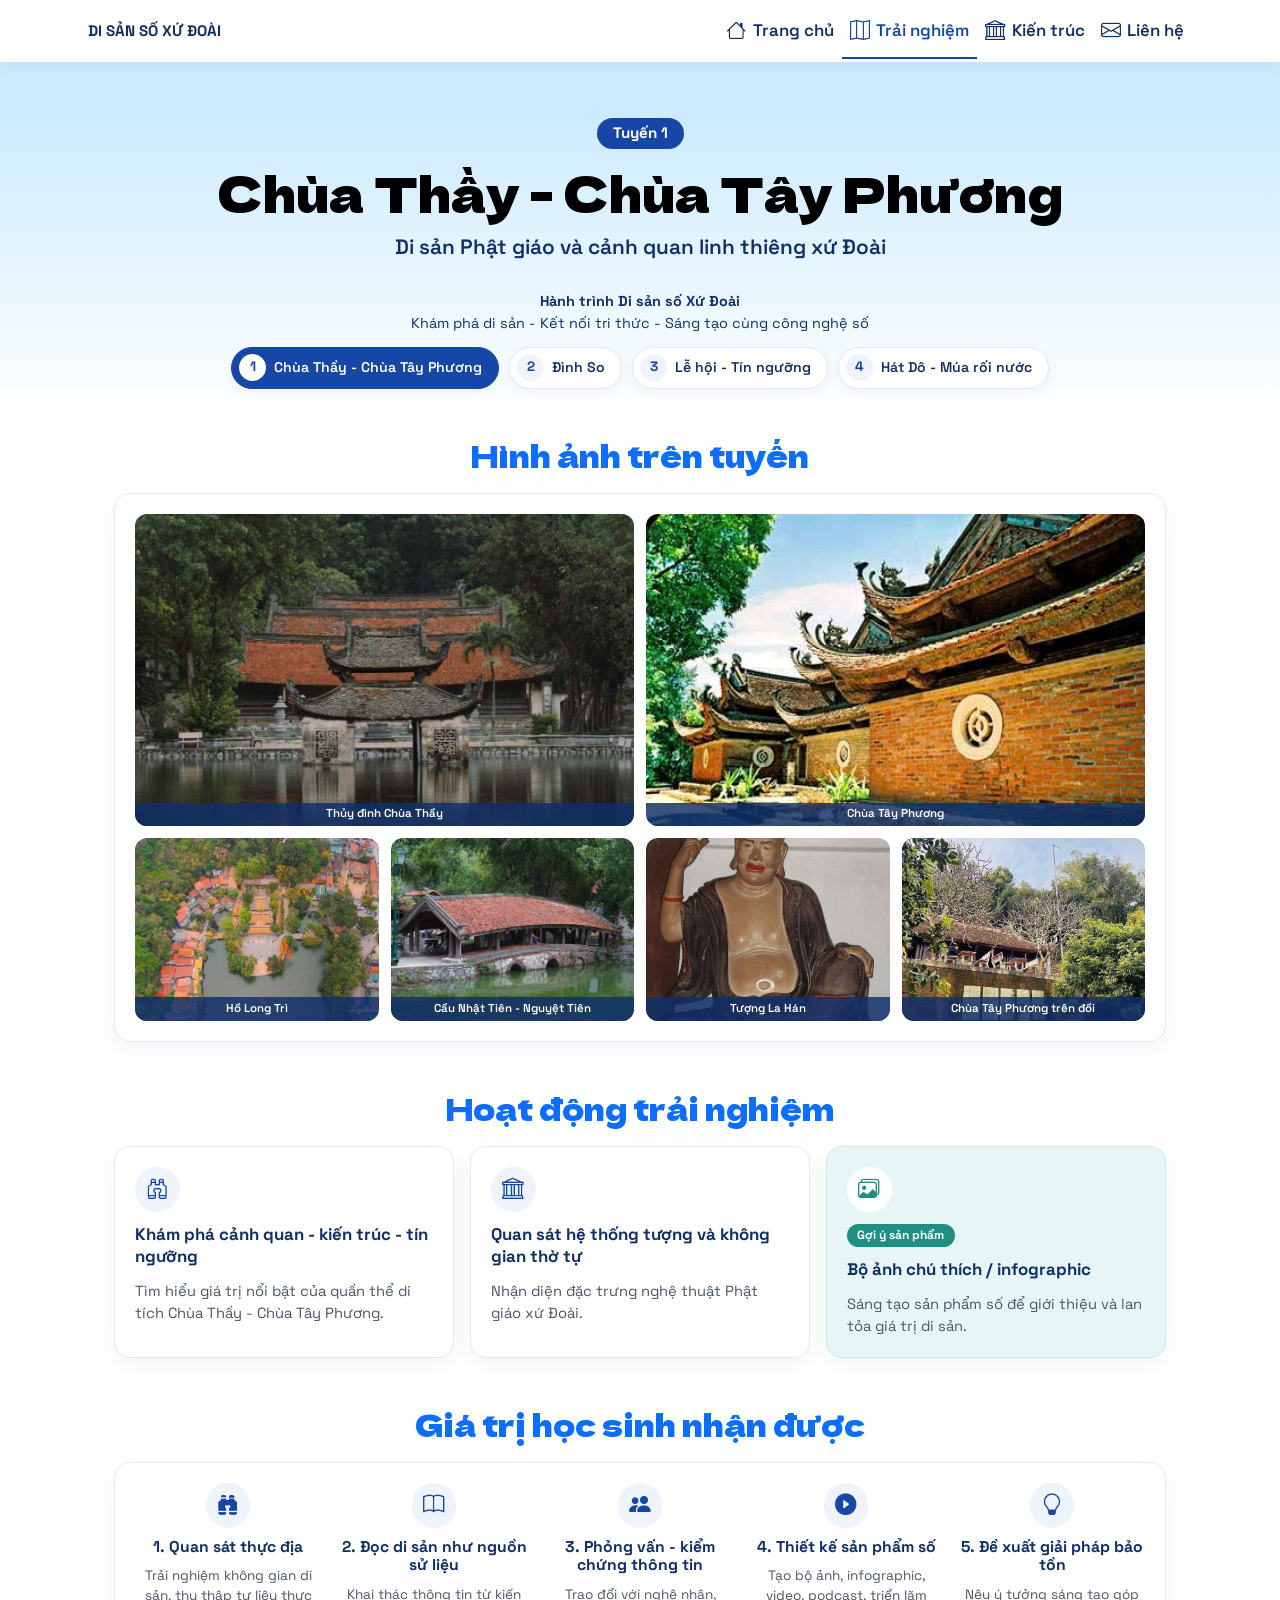
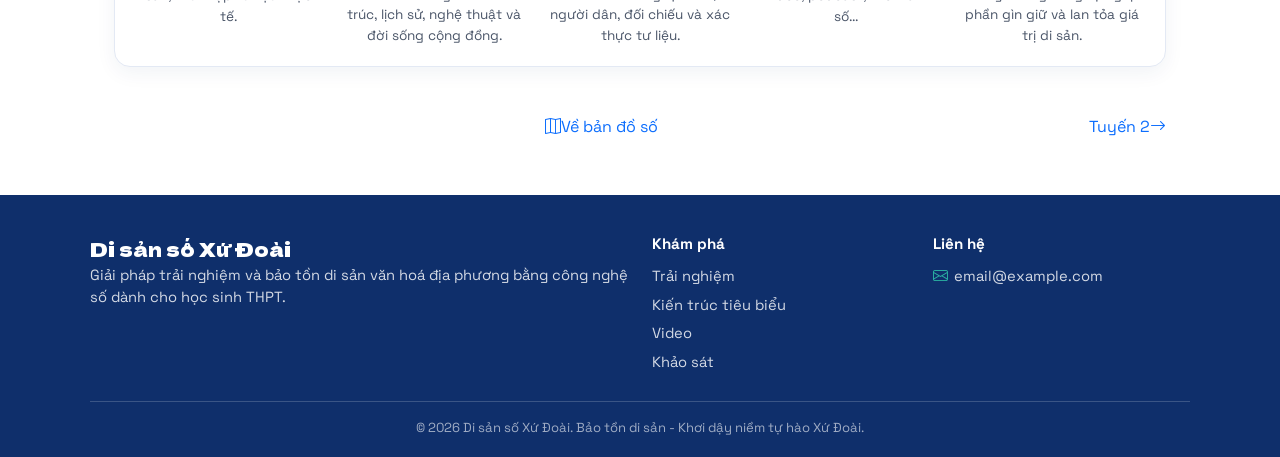
<file: tuyen-1.html>
<!doctype html>
<html lang="vi">
  <head>
    <meta charset="UTF-8" />
    <meta name="viewport" content="width=device-width, initial-scale=1.0" />
    <title>Tuyến 1: Chùa Thầy - Chùa Tây Phương - Di sản số Xứ Đoài</title>
    <link
      href="https://cdn.jsdelivr.net/npm/bootstrap@5.3.8/dist/css/bootstrap.min.css"
      rel="stylesheet"
      integrity="sha384-sRIl4kxILFvY47J16cr9ZwB07vP4J8+LH7qKQnuqkuIAvNWLzeN8tE5YBujZqJLB"
      crossorigin="anonymous"
    />
    <link
      rel="stylesheet"
      href="https://cdn.jsdelivr.net/npm/bootstrap-icons@1.11.3/font/bootstrap-icons.min.css"
    />
    <link rel="stylesheet" href="./css/style.css" />
    <link rel="stylesheet" href="./css/style-pc.css" />
    <link rel="stylesheet" href="./css/style-architecture.css" />
    <link rel="stylesheet" href="./css/style-route.css" />
    <link rel="stylesheet" href="./css/style-footer.css" />
  </head>
  <body class="arch-page">
    <header>
      <nav class="navbar navbar-expand-lg sticky-top ds-navbar">
        <div class="container-fluid px-4">
          <a href="index.html" class="ds-brand"
            ><span>Di sản số Xứ Đoài</span></a
          >
          <button
            class="navbar-toggler"
            type="button"
            data-bs-toggle="collapse"
            data-bs-target="#mainNav"
            aria-controls="mainNav"
            aria-expanded="false"
            aria-label="Toggle navigation"
          >
            <span class="navbar-toggler-icon"></span>
          </button>
          <div class="collapse navbar-collapse" id="mainNav">
            <ul class="navbar-nav ms-auto mb-2 mb-lg-0 align-items-lg-center">
              <li class="nav-item">
                <a class="nav-link" href="index.html"
                  ><i class="bi bi-house"></i>Trang chủ</a
                >
              </li>
              <li class="nav-item">
                <a class="nav-link active" href="index.html#experience"
                  ><i class="bi bi-map"></i>Trải nghiệm</a
                >
              </li>
              <li class="nav-item">
                <a class="nav-link" href="architecture.html"
                  ><i class="bi bi-bank"></i>Kiến trúc</a
                >
              </li>
              <li class="nav-item">
                <a class="nav-link" href="#lien-he"
                  ><i class="bi bi-envelope"></i>Liên hệ</a
                >
              </li>
            </ul>
          </div>
        </div>
      </nav>
    </header>

    <main>
      <section id="titlecard" class="arch-hero route-hero">
        <span class="route-badge">Tuyến 1</span>
        <h1 id="big-title">Chùa Thầy - Chùa Tây Phương</h1>
        <p class="arch-subtitle">
          Di sản Phật giáo và cảnh quan linh thiêng xứ Đoài
        </p>

        <p class="route-journey">
          <strong>Hành trình Di sản số Xứ Đoài</strong>
          Khám phá di sản - Kết nối tri thức - Sáng tạo cùng công nghệ số
        </p>
        <nav aria-label="Các tuyến trải nghiệm">
          <ul class="route-nav">
            <li>
              <a href="tuyen-1.html" aria-current="page"
                ><span class="num">1</span>Chùa Thầy - Chùa Tây Phương</a
              >
            </li>
            <li>
              <a href="tuyen-2.html"><span class="num">2</span>Đình So</a>
            </li>
            <li>
              <a href="tuyen-3.html"
                ><span class="num">3</span>Lễ hội - Tín ngưỡng</a
              >
            </li>
            <li>
              <a href="tuyen-4.html"
                ><span class="num">4</span>Hát Dô - Múa rối nước</a
              >
            </li>
          </ul>
        </nav>
      </section>

      <section class="page-section" id="hinh-anh">
        <h2 class="route-section-title">Hình ảnh trên tuyến</h2>
        <div class="ds-card">
          <div class="route-gallery">
            <div class="route-main">
              <figure class="arch-photo route-photo">
                <span>Ảnh: Thủy đình Chùa Thầy</span>
                <img
                  src="img/tuyen-1/thuy-dinh-chua-thay.jpg"
                  alt="Thủy đình Chùa Thầy"
                  loading="lazy"
                  onerror="this.remove()"
                />
                <figcaption>Thủy đình Chùa Thầy</figcaption>
              </figure>
              <figure class="arch-photo route-photo">
                <span>Ảnh: Chùa Tây Phương</span>
                <img
                  src="img/tuyen-1/chua-tay-phuong.jpg"
                  alt="Chùa Tây Phương"
                  loading="lazy"
                  onerror="this.remove()"
                />
                <figcaption>Chùa Tây Phương</figcaption>
              </figure>
            </div>
            <div class="route-thumbs">
              <figure class="arch-photo route-photo">
                <span>Ảnh: Hồ Long Trì</span>
                <img
                  src="img/tuyen-1/ho-long-tri.jpg"
                  alt="Hồ Long Trì"
                  loading="lazy"
                  onerror="this.remove()"
                />
                <figcaption>Hồ Long Trì</figcaption>
              </figure>
              <figure class="arch-photo route-photo">
                <span>Ảnh: Cầu Nhật Tiên - Nguyệt Tiên</span>
                <img
                  src="img/tuyen-1/cau-nhat-tien-nguyet-tien.jpg"
                  alt="Cầu Nhật Tiên - Nguyệt Tiên"
                  loading="lazy"
                  onerror="this.remove()"
                />
                <figcaption>Cầu Nhật Tiên - Nguyệt Tiên</figcaption>
              </figure>
              <figure class="arch-photo route-photo">
                <span>Ảnh: Tượng La Hán</span>
                <img
                  src="img/tuyen-1/tuong-la-han.jpg"
                  alt="Tượng La Hán"
                  loading="lazy"
                  onerror="this.remove()"
                />
                <figcaption>Tượng La Hán</figcaption>
              </figure>
              <figure class="arch-photo route-photo">
                <span>Ảnh: Chùa Tây Phương trên đồi</span>
                <img
                  src="img/tuyen-1/chua-tay-phuong-tren-doi.jpg"
                  alt="Chùa Tây Phương trên đồi"
                  loading="lazy"
                  onerror="this.remove()"
                />
                <figcaption>Chùa Tây Phương trên đồi</figcaption>
              </figure>
            </div>
          </div>
        </div>
      </section>

      <section class="page-section" id="hoat-dong">
        <h2 class="route-section-title">Hoạt động trải nghiệm</h2>
        <div class="route-activities">
          <article class="ds-card route-activity">
            <span class="route-icon"><i class="bi bi-binoculars"></i></span>

            <h3>Khám phá cảnh quan - kiến trúc - tín ngưỡng</h3>
            <p>
              Tìm hiểu giá trị nổi bật của quần thể di tích Chùa Thầy - Chùa Tây
              Phương.
            </p>
          </article>
          <article class="ds-card route-activity">
            <span class="route-icon"><i class="bi bi-bank"></i></span>

            <h3>Quan sát hệ thống tượng và không gian thờ tự</h3>
            <p>Nhận diện đặc trưng nghệ thuật Phật giáo xứ Đoài.</p>
          </article>
          <article class="ds-card route-activity route-activity--product">
            <span class="route-icon"><i class="bi bi-images"></i></span>
            <span class="route-tag">Gợi ý sản phẩm</span>
            <h3>Bộ ảnh chú thích / infographic</h3>
            <p>Sáng tạo sản phẩm số để giới thiệu và lan tỏa giá trị di sản.</p>
          </article>
        </div>
      </section>

      <section class="page-section" id="gia-tri">
        <h2 class="route-section-title">Giá trị học sinh nhận được</h2>
        <div class="ds-card">
          <ul class="route-values">
            <li>
              <span class="route-icon"
                ><i class="bi bi-binoculars-fill"></i
              ></span>
              <h3>1. Quan sát thực địa</h3>
              <p>Trải nghiệm không gian di sản, thu thập tư liệu thực tế.</p>
            </li>
            <li>
              <span class="route-icon"><i class="bi bi-book"></i></span>
              <h3>2. Đọc di sản như nguồn sử liệu</h3>
              <p>
                Khai thác thông tin từ kiến trúc, lịch sử, nghệ thuật và đời
                sống cộng đồng.
              </p>
            </li>
            <li>
              <span class="route-icon"><i class="bi bi-people-fill"></i></span>
              <h3>3. Phỏng vấn - kiểm chứng thông tin</h3>
              <p>
                Trao đổi với nghệ nhân, người dân, đối chiếu và xác thực tư
                liệu.
              </p>
            </li>
            <li>
              <span class="route-icon"
                ><i class="bi bi-play-circle-fill"></i
              ></span>
              <h3>4. Thiết kế sản phẩm số</h3>
              <p>Tạo bộ ảnh, infographic, video, podcast, triển lãm số...</p>
            </li>
            <li>
              <span class="route-icon"><i class="bi bi-lightbulb"></i></span>
              <h3>5. Đề xuất giải pháp bảo tồn</h3>
              <p>
                Nêu ý tưởng sáng tạo góp phần gìn giữ và lan tỏa giá trị di sản.
              </p>
            </li>
          </ul>
        </div>
      </section>

      <section class="page-section">
        <div class="route-pager">
          <span></span>
          <a class="btn-ds btn-ds-teal" href="index.html#experience"
            ><i class="bi bi-map"></i>Về bản đồ số</a
          >
          <a class="btn-ds btn-ds-primary" href="tuyen-2.html"
            >Tuyến 2<i class="bi bi-arrow-right"></i
          ></a>
        </div>
      </section>
    </main>

    <footer class="ds-footer" id="lien-he">
      <div class="ds-footer-inner">
        <div class="row g-4">
          <div class="col-md-6">
            <p class="ds-footer-brand">Di sản số Xứ Đoài</p>
            <p>
              Giải pháp trải nghiệm và bảo tồn di sản văn hoá địa phương bằng
              công nghệ số dành cho học sinh THPT.
            </p>
          </div>
          <div class="col-6 col-md-3">
            <h2>Khám phá</h2>
            <ul>
              <li><a href="index.html#experience">Trải nghiệm</a></li>
              <li><a href="architecture.html">Kiến trúc tiêu biểu</a></li>
              <li><a href="index.html#video">Video</a></li>
              <li><a href="index.html#survey">Khảo sát</a></li>
            </ul>
          </div>
          <div class="col-6 col-md-3">
            <h2>Liên hệ</h2>
            <ul>
              <li>
                <i class="bi bi-envelope"></i
                ><a href="mailto:email@example.com">email@example.com</a>
              </li>
            </ul>
          </div>
        </div>
        <div class="ds-footer-bottom">
          © 2026 Di sản số Xứ Đoài. Bảo tồn di sản - Khơi dậy niềm tự hào Xứ
          Đoài.
        </div>
      </div>
    </footer>

    <script
      src="https://cdn.jsdelivr.net/npm/bootstrap@5.3.8/dist/js/bootstrap.bundle.min.js"
      integrity="sha384-FKyoEForCGlyvwx9Hj09JcYn3nv7wiPVlz7YYwJrWVcXK/BmnVDxM+D2scQbITxI"
      crossorigin="anonymous"
    ></script>
  </body>
</html>
</file>
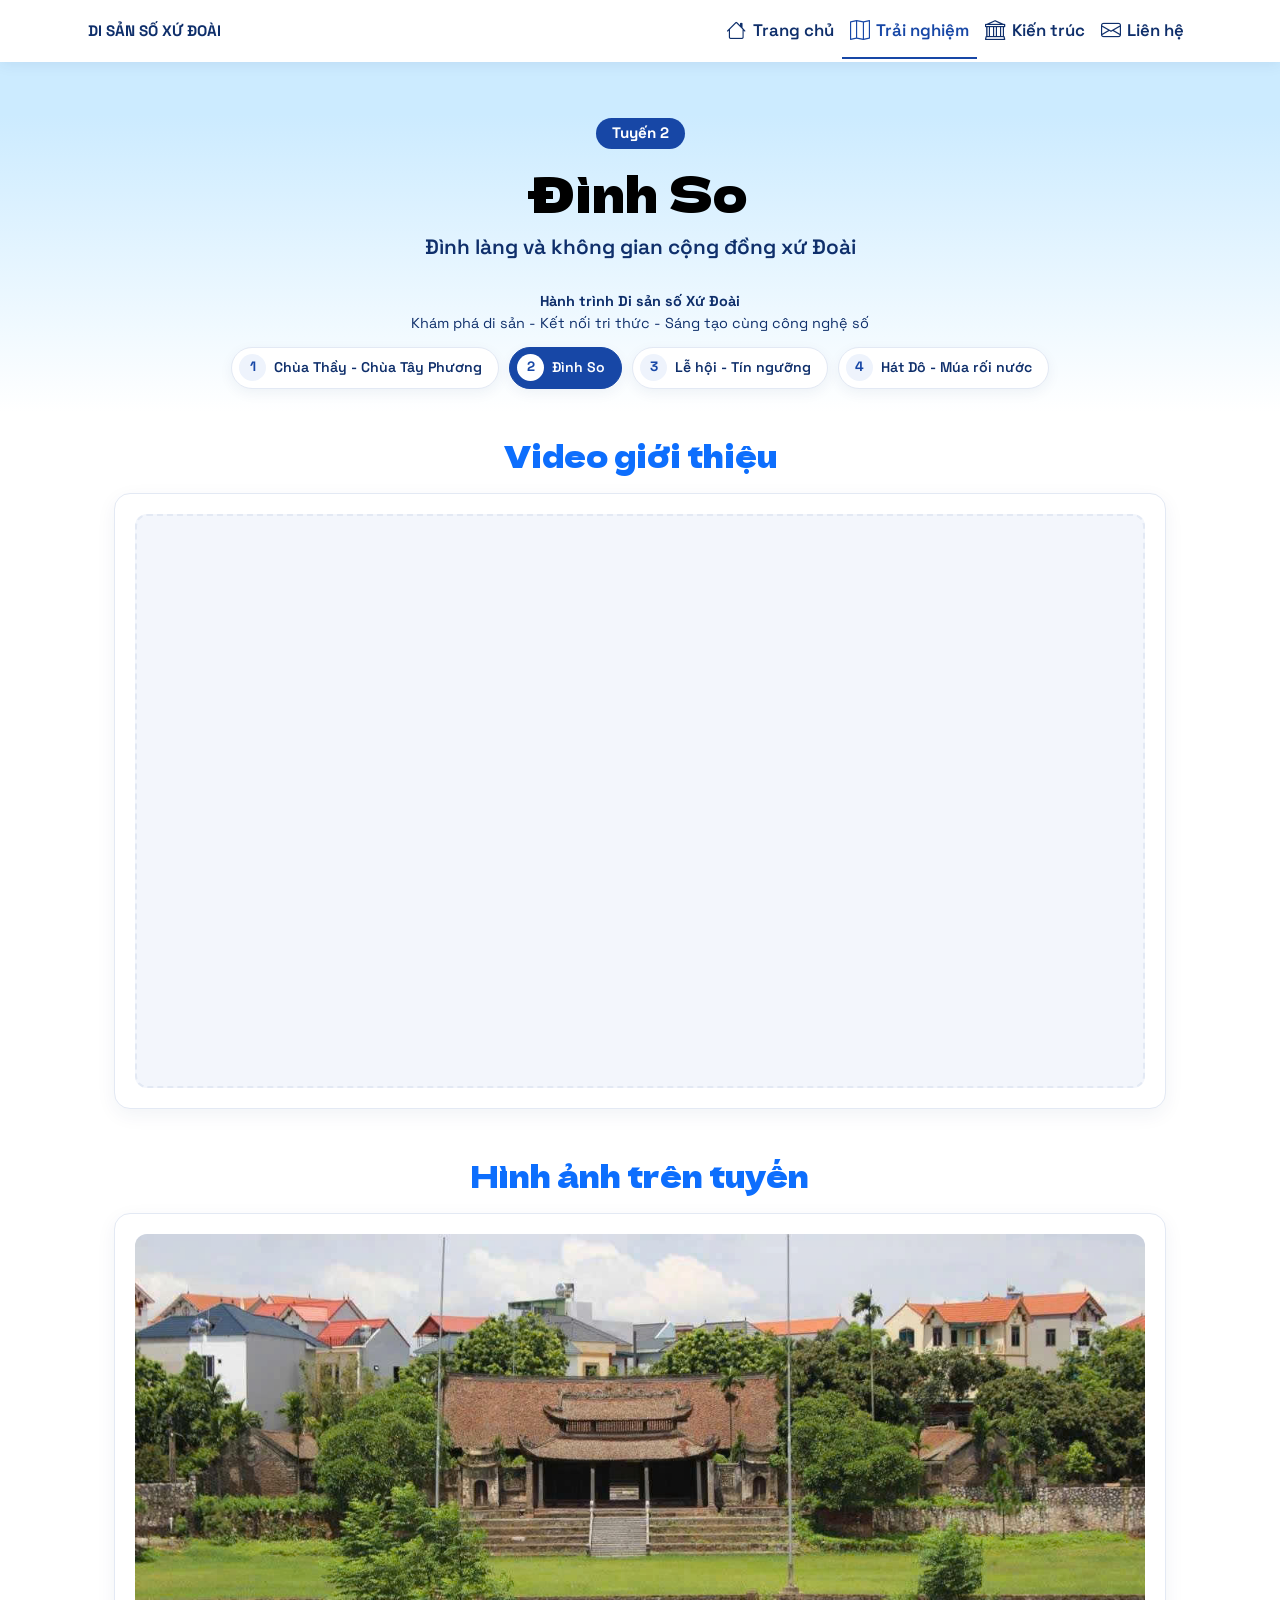
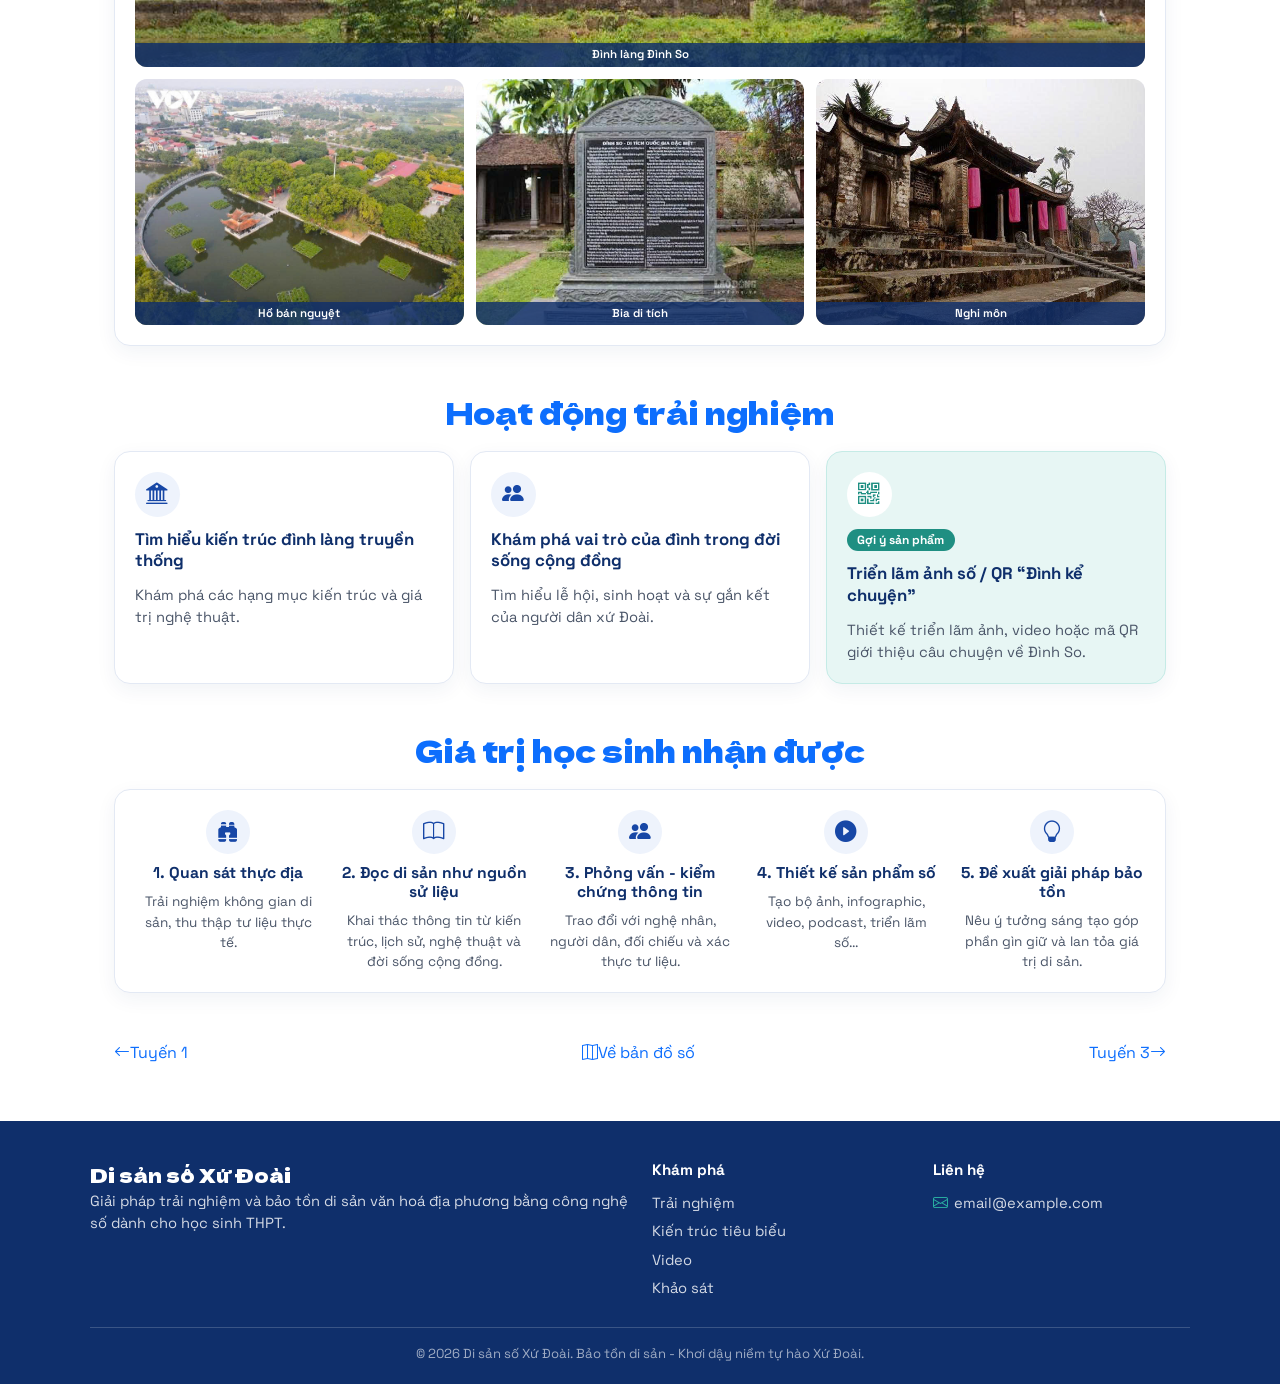
<file: tuyen-2.html>
<!doctype html>
<html lang="vi">
  <head>
    <meta charset="UTF-8" />
    <meta name="viewport" content="width=device-width, initial-scale=1.0" />
    <title>Tuyến 2: Đình So - Di sản số Xứ Đoài</title>
    <link
      href="https://cdn.jsdelivr.net/npm/bootstrap@5.3.8/dist/css/bootstrap.min.css"
      rel="stylesheet"
      integrity="sha384-sRIl4kxILFvY47J16cr9ZwB07vP4J8+LH7qKQnuqkuIAvNWLzeN8tE5YBujZqJLB"
      crossorigin="anonymous"
    />
    <link
      rel="stylesheet"
      href="https://cdn.jsdelivr.net/npm/bootstrap-icons@1.11.3/font/bootstrap-icons.min.css"
    />
    <link rel="stylesheet" href="./css/style.css" />
    <link rel="stylesheet" href="./css/style-pc.css" />
    <link rel="stylesheet" href="./css/style-architecture.css" />
    <link rel="stylesheet" href="./css/style-route.css" />
    <link rel="stylesheet" href="./css/style-footer.css" />
  </head>
  <body class="arch-page">
    <header>
      <nav class="navbar navbar-expand-lg sticky-top ds-navbar">
        <div class="container-fluid px-4">
          <a href="index.html" class="ds-brand"
            ><span>Di sản số Xứ Đoài</span></a
          >
          <button
            class="navbar-toggler"
            type="button"
            data-bs-toggle="collapse"
            data-bs-target="#mainNav"
            aria-controls="mainNav"
            aria-expanded="false"
            aria-label="Toggle navigation"
          >
            <span class="navbar-toggler-icon"></span>
          </button>
          <div class="collapse navbar-collapse" id="mainNav">
            <ul class="navbar-nav ms-auto mb-2 mb-lg-0 align-items-lg-center">
              <li class="nav-item">
                <a class="nav-link" href="index.html"
                  ><i class="bi bi-house"></i>Trang chủ</a
                >
              </li>
              <li class="nav-item">
                <a class="nav-link active" href="index.html#experience"
                  ><i class="bi bi-map"></i>Trải nghiệm</a
                >
              </li>
              <li class="nav-item">
                <a class="nav-link" href="architecture.html"
                  ><i class="bi bi-bank"></i>Kiến trúc</a
                >
              </li>
              <li class="nav-item">
                <a class="nav-link" href="#lien-he"
                  ><i class="bi bi-envelope"></i>Liên hệ</a
                >
              </li>
            </ul>
          </div>
        </div>
      </nav>
    </header>

    <main>
      <section id="titlecard" class="arch-hero route-hero">
        <span class="route-badge">Tuyến 2</span>
        <h1 id="big-title">Đình So</h1>
        <p class="arch-subtitle">Đình làng và không gian cộng đồng xứ Đoài</p>

        <p class="route-journey">
          <strong>Hành trình Di sản số Xứ Đoài</strong>
          Khám phá di sản - Kết nối tri thức - Sáng tạo cùng công nghệ số
        </p>
        <nav aria-label="Các tuyến trải nghiệm">
          <ul class="route-nav">
            <li>
              <a href="tuyen-1.html"
                ><span class="num">1</span>Chùa Thầy - Chùa Tây Phương</a
              >
            </li>
            <li>
              <a href="tuyen-2.html" aria-current="page"
                ><span class="num">2</span>Đình So</a
              >
            </li>
            <li>
              <a href="tuyen-3.html"
                ><span class="num">3</span>Lễ hội - Tín ngưỡng</a
              >
            </li>
            <li>
              <a href="tuyen-4.html"
                ><span class="num">4</span>Hát Dô - Múa rối nước</a
              >
            </li>
          </ul>
        </nav>
      </section>

      <section class="page-section" id="intro-video">
        <h2 class="route-section-title">Video giới thiệu</h2>
        <div class="ds-card">
          <div class="route-gallery">
            <div class="route-main">
              <figure class="arch-photo ratio ratio-16x9">
                <iframe
                  src="https://www.youtube.com/embed/FUka8V-OK7k"
                  title="Giới thiệu Đình So Hưng Đạo"
                  frameborder="0"
                  allow="
                    accelerometer;
                    autoplay;
                    clipboard-write;
                    encrypted-media;
                    gyroscope;
                    picture-in-picture;
                    web-share;
                  "
                  referrerpolicy="strict-origin-when-cross-origin"
                  allowfullscreen
                ></iframe>
              </figure>
            </div>
          </div>
        </div>
      </section>

      <section class="page-section" id="hinh-anh">
        <h2 class="route-section-title">Hình ảnh trên tuyến</h2>
        <div class="ds-card">
          <div class="route-gallery">
            <div class="route-main route-main--single">
              <figure class="arch-photo route-photo">
                <span>Ảnh: Đình làng Đình So</span>
                <img
                  src="img/tuyen-2/dinh-lang-dinh-so.jpg"
                  alt="Đình làng Đình So"
                  loading="lazy"
                  onerror="this.remove()"
                />
                <figcaption>Đình làng Đình So</figcaption>
              </figure>
            </div>
            <div class="route-thumbs">
              <figure class="arch-photo route-photo">
                <span>Ảnh: Hồ bán nguyệt</span>
                <img
                  src="img/tuyen-2/ho-ban-nguyet.jpg"
                  alt="Hồ bán nguyệt"
                  loading="lazy"
                  onerror="this.remove()"
                />
                <figcaption>Hồ bán nguyệt</figcaption>
              </figure>
              <figure class="arch-photo route-photo">
                <span>Ảnh: Bia di tích</span>
                <img
                  src="img/tuyen-2/bia-di-tich.jpg"
                  alt="Bia di tích"
                  loading="lazy"
                  onerror="this.remove()"
                />
                <figcaption>Bia di tích</figcaption>
              </figure>
              <figure class="arch-photo route-photo">
                <span>Ảnh: Nghi môn</span>
                <img
                  src="img/tuyen-2/nghi-mon.jpg"
                  alt="Nghi môn"
                  loading="lazy"
                  onerror="this.remove()"
                />
                <figcaption>Nghi môn</figcaption>
              </figure>
            </div>
          </div>
        </div>
      </section>

      <section class="page-section" id="hoat-dong">
        <h2 class="route-section-title">Hoạt động trải nghiệm</h2>
        <div class="route-activities">
          <article class="ds-card route-activity">
            <span class="route-icon"><i class="bi bi-bank2"></i></span>

            <h3>Tìm hiểu kiến trúc đình làng truyền thống</h3>
            <p>Khám phá các hạng mục kiến trúc và giá trị nghệ thuật.</p>
          </article>
          <article class="ds-card route-activity">
            <span class="route-icon"><i class="bi bi-people-fill"></i></span>

            <h3>Khám phá vai trò của đình trong đời sống cộng đồng</h3>
            <p>
              Tìm hiểu lễ hội, sinh hoạt và sự gắn kết của người dân xứ Đoài.
            </p>
          </article>
          <article class="ds-card route-activity route-activity--product">
            <span class="route-icon"><i class="bi bi-qr-code"></i></span>
            <span class="route-tag">Gợi ý sản phẩm</span>
            <h3>Triển lãm ảnh số / QR “Đình kể chuyện”</h3>
            <p>
              Thiết kế triển lãm ảnh, video hoặc mã QR giới thiệu câu chuyện về
              Đình So.
            </p>
          </article>
        </div>
      </section>

      <section class="page-section" id="gia-tri">
        <h2 class="route-section-title">Giá trị học sinh nhận được</h2>
        <div class="ds-card">
          <ul class="route-values">
            <li>
              <span class="route-icon"
                ><i class="bi bi-binoculars-fill"></i
              ></span>
              <h3>1. Quan sát thực địa</h3>
              <p>Trải nghiệm không gian di sản, thu thập tư liệu thực tế.</p>
            </li>
            <li>
              <span class="route-icon"><i class="bi bi-book"></i></span>
              <h3>2. Đọc di sản như nguồn sử liệu</h3>
              <p>
                Khai thác thông tin từ kiến trúc, lịch sử, nghệ thuật và đời
                sống cộng đồng.
              </p>
            </li>
            <li>
              <span class="route-icon"><i class="bi bi-people-fill"></i></span>
              <h3>3. Phỏng vấn - kiểm chứng thông tin</h3>
              <p>
                Trao đổi với nghệ nhân, người dân, đối chiếu và xác thực tư
                liệu.
              </p>
            </li>
            <li>
              <span class="route-icon"
                ><i class="bi bi-play-circle-fill"></i
              ></span>
              <h3>4. Thiết kế sản phẩm số</h3>
              <p>Tạo bộ ảnh, infographic, video, podcast, triển lãm số...</p>
            </li>
            <li>
              <span class="route-icon"><i class="bi bi-lightbulb"></i></span>
              <h3>5. Đề xuất giải pháp bảo tồn</h3>
              <p>
                Nêu ý tưởng sáng tạo góp phần gìn giữ và lan tỏa giá trị di sản.
              </p>
            </li>
          </ul>
        </div>
      </section>

      <section class="page-section">
        <div class="route-pager">
          <a class="btn-ds btn-ds-primary" href="tuyen-1.html"
            ><i class="bi bi-arrow-left"></i>Tuyến 1</a
          >
          <a class="btn-ds btn-ds-teal" href="index.html#experience"
            ><i class="bi bi-map"></i>Về bản đồ số</a
          >
          <a class="btn-ds btn-ds-primary" href="tuyen-3.html"
            >Tuyến 3<i class="bi bi-arrow-right"></i
          ></a>
        </div>
      </section>
    </main>

    <footer class="ds-footer" id="lien-he">
      <div class="ds-footer-inner">
        <div class="row g-4">
          <div class="col-md-6">
            <p class="ds-footer-brand">Di sản số Xứ Đoài</p>
            <p>
              Giải pháp trải nghiệm và bảo tồn di sản văn hoá địa phương bằng
              công nghệ số dành cho học sinh THPT.
            </p>
          </div>
          <div class="col-6 col-md-3">
            <h2>Khám phá</h2>
            <ul>
              <li><a href="index.html#experience">Trải nghiệm</a></li>
              <li><a href="architecture.html">Kiến trúc tiêu biểu</a></li>
              <li><a href="index.html#video">Video</a></li>
              <li><a href="index.html#survey">Khảo sát</a></li>
            </ul>
          </div>
          <div class="col-6 col-md-3">
            <h2>Liên hệ</h2>
            <ul>
              <li>
                <i class="bi bi-envelope"></i
                ><a href="mailto:email@example.com">email@example.com</a>
              </li>
            </ul>
          </div>
        </div>
        <div class="ds-footer-bottom">
          © 2026 Di sản số Xứ Đoài. Bảo tồn di sản - Khơi dậy niềm tự hào Xứ
          Đoài.
        </div>
      </div>
    </footer>

    <script
      src="https://cdn.jsdelivr.net/npm/bootstrap@5.3.8/dist/js/bootstrap.bundle.min.js"
      integrity="sha384-FKyoEForCGlyvwx9Hj09JcYn3nv7wiPVlz7YYwJrWVcXK/BmnVDxM+D2scQbITxI"
      crossorigin="anonymous"
    ></script>
  </body>
</html>
</file>
<file: css/style.css>
@import url("https://fonts.googleapis.com/css2?family=Dela+Gothic+One&family=Space+Grotesk:wght@300..700&display=swap");

:root {
  --w-h-ratio: calc(1vw/1vh);
  --h-w-ratio: calc(1vh/1vw);
  --text-color: var(--bs-black);
  --title-text-color: var(--bs-black);
  --text-accent-color: var(--bs-primary);
  --text-second-accent-color: var(--bs-blue);
  --shadow-color: var(--bs-black);
  --transparent-bg-color: rgba(
    255,
    255,
    255,
    min(calc(0.6 / var(--w-h-ratio) - 0.18), 1)
  );
  --titlecard-color: #ccebff;
}

.navbar > .container-fluid {
  margin: 0 5vw;
  height: 5.5vh;
}

#titlecard {
  color: var(--title-text-color);
  min-height: calc(45vh + 2rem);
  position: relative;
  overflow: hidden;
  margin: 0;
  background: var(--bs-primary);
  background: linear-gradient(
    0deg,
    rgba(255, 255, 255, 1) 0%,
    var(--titlecard-color) 85%
  );
}

#titlecard-img {
  height: calc(50vh + (7vw));
  position: absolute;
  bottom: 50%;
  left: calc(50%);
  z-index: 0;
  transform: translate(calc(-50% + 25vw), +50%);
}

.title {
  position: absolute;
  z-index: 1;
  margin: 0.5rem;
}

.text {
  font-family: "Space Grotesk", sans-serif;
  font-optical-sizing: auto;
  font-weight: 400;
  font-size: 150%;
  font-style: normal;
  color: var(text-color);
}

p.text.title {
  padding: 1rem 3rem;
  background-color: var(--transparent-bg-color);
  border-radius: 1rem;
}

p.text {
  padding: 1rem;
}

#big-title {
  position: relative;
  font-size: 400%;
  font-family: "Dela Gothic One", sans-serif;
  font-style: normal;
  z-index: 43;
  padding: 1rem 3rem;
  background-color: var(--transparent-bg-color);
  border-radius: 1rem;
}

#big-title > i {
  color: var(--text-accent-color);
}

h1.section-title {
  color: var(--text-second-accent-color);
  position: relative;
  font-family: "Dela Gothic One", sans-serif;
  font-style: normal;
  text-align: center;
  padding-bottom: 0.75rem;
}

#map {
  border-radius: 2rem;
  min-height: 40vh;
}

.page-section {
  padding: -1rem 4rem 2rem 4rem;
  border-radius: 2rem;
}

.section-group {
  margin: 1rem 1rem;
  border-radius: 2rem;
}

.instruction {
  font-family: "Space Grotesk", sans-serif;
  font-optical-sizing: auto;
  font-weight: 400;
  font-style: normal;
  color: var(text-color);
  margin-top: 0rem;
  margin: 0rem;
}

.popup-text {
  font-family: "Space Grotesk", sans-serif;
  font-optical-sizing: auto;
  font-weight: 400;
  font-size: 100%;
  font-style: normal;
  color: var(text-color);
}

.video > div > div > iframe {
  border-radius: 1rem;
}

#galleryCarousel {
  border-radius: 1rem;
}

.QR {
  position: relative;
  top: 0;
}

.qr-text {
  align-self: center;
  justify-self: center;
}
</file>
<file: css/style-pc.css>
/* THIS IS VIBECODED */

:root {
  --ds-navy: #0f2f6b;
  --ds-blue: #1747a6;
  --ds-teal: #2bb3a3;
  --ds-card-border: #e3e9f4;
}

/* Anchors and scrollspy: keep section tops clear of the sticky navbar */
html {
  scroll-behavior: smooth;
  scroll-padding-top: 76px;
}

/* ---------- Navbar ---------- */
.ds-navbar {
  background: #fff;
  box-shadow: 0 2px 14px rgba(15, 47, 107, 0.08);
  padding-block: 0.4rem;
}
.ds-brand {
  display: flex;
  align-items: center;
  gap: 0.6rem;
  color: var(--ds-navy);
  font-weight: 800;
  font-size: 0.95rem;
  line-height: 1.05;
  text-transform: uppercase;
  text-decoration: none;
}
.ds-brand svg {
  width: 44px;
  height: 44px;
  flex: none;
}

.ds-navbar .nav-link {
  display: flex;
  align-items: center;
  gap: 0.4rem;
  color: var(--ds-navy);
  font-weight: 600;
  font-size: 1.05rem;
  padding: 0.75rem 0.9rem;
  border-bottom: 2px solid transparent;
  transition:
    color 0.2s,
    border-color 0.2s;
}
.ds-navbar .nav-link i {
  font-size: 1.25rem;
}
.ds-navbar .nav-link:hover {
  color: var(--ds-blue);
  border-bottom-color: var(--ds-blue);
  border-bottom-width: 2px;
}
/* .active is added automatically by Bootstrap's scrollspy */
.ds-navbar .nav-link.active {
  color: var(--ds-blue);
  border-bottom-color: var(--ds-blue);
  border-bottom-width: 2px;
}
@media (max-width: 991.98px) {
  .ds-navbar .nav-link {
    border-bottom: 0;
    border-left: 3px solid transparent;
    padding-left: 0.75rem;
  }
  .ds-navbar .nav-link.active {
    color: var(--ds-blue);
    border-bottom-color: var(--ds-blue);
    border-bottom-width: 2px;
  }
}

/* ---------- Sections as cards ---------- */
.page-section {
  padding: 1.5rem;
  max-width: 1100px;
  margin-inline: auto;
}
.section-heading {
  display: flex;
  align-items: center;
  gap: 0.5rem;
  color: var(--ds-navy);
  font-weight: 700;
  font-size: 1.6rem;
  margin-bottom: 1.25rem;
}
.ds-card {
  background: #fff;
  border: 1px solid var(--ds-card-border);
  border-radius: 1rem;
  padding: 1.25rem;
  box-shadow: 0 6px 20px rgba(15, 47, 107, 0.06);
}
.ds-card h3 {
  font-size: 1.05rem;
  color: var(--ds-navy);
  font-weight: 700;
}
.ds-card p {
  margin: 0;
  color: #4a5568;
  font-size: 0.92rem;
}
.ds-card .bi {
  color: var(--ds-blue);
  font-size: 1.6rem;
}
.ds-placeholder {
  border: 2px dashed var(--ds-card-border);
  border-radius: 0.75rem;
  display: grid;
  place-items: center;
  color: #8a97b0;
  min-height: 180px;
  text-align: center;
  padding: 1rem;
}

/* Let the navbar grow when the mobile menu opens */
header {
  position: sticky;
  top: 0;
  z-index: 1030;
  margin: 0;
  height: auto !important;
}
.ds-navbar {
  height: auto !important;
  max-height: none !important;
  overflow: visible !important;
}
.ds-navbar .navbar-collapse {
  background: #fff;
}
</file>
<file: css/style-architecture.css>
/* =========================================================
   Kiến trúc tiêu biểu Xứ Đoài  –  infographic as a web section
   Load AFTER style.css and style-pc.css (re-uses their --ds-* tokens and .ds-card)
   ========================================================= */

.arch-page {
  --arch-blue-tint: #eef3fc;
  --arch-teal-tint: #e7f6f4;
  --arch-navy-tint: #e8ecf5;
  --arch-photo-bg: #f3f6fc;
  font-family: "Space Grotesk", sans-serif;
  color: #2d3748;
}

/* ---------- Intro: subtitle + 3 value chips ---------- */
.arch-subtitle {
  text-align: center;
  color: var(--ds-navy);
  font-weight: 600;
  font-size: 1.15rem;
  margin: -0.25rem 0 1.25rem;
}

.arch-values {
  display: flex;
  flex-wrap: wrap;
  justify-content: center;
  gap: 0.75rem;
  margin-bottom: 1.75rem;
}
.arch-value {
  display: flex;
  align-items: center;
  gap: 0.6rem;
  background: #fff;
  border: 1px solid var(--ds-card-border);
  border-radius: 999px;
  padding: 0.5rem 1.1rem 0.5rem 0.6rem;
  color: var(--ds-navy);
  font-weight: 600;
  font-size: 0.9rem;
  box-shadow: 0 4px 14px rgba(15, 47, 107, 0.06);
}
.arch-value .bi {
  display: grid;
  place-items: center;
  width: 2rem;
  height: 2rem;
  border-radius: 50%;
  background: var(--arch-blue-tint);
  color: var(--ds-blue);
  font-size: 1.05rem;
}

/* ---------- Heritage card ---------- */
.arch-card {
  height: 100%;
  display: flex;
  flex-direction: column;
  gap: 1rem;
}

.arch-head {
  display: flex;
  align-items: center;
  gap: 0.85rem;
}
.arch-num {
  flex: none;
  display: grid;
  place-items: center;
  width: 2.8rem;
  height: 2.8rem;
  border-radius: 50%;
  background: var(--ds-blue);
  color: #fff;
  font-family: "Dela Gothic One", sans-serif;
  font-size: 1.3rem;
  line-height: 1;
}
.arch-card .arch-name {
  margin: 0;
  font-family: "Dela Gothic One", sans-serif;
  font-weight: 400;
  font-size: 1.3rem;
  line-height: 1.15;
  color: var(--ds-navy);
}
.arch-tagline {
  margin: 0.15rem 0 0;
  color: var(--ds-teal);
  font-weight: 600;
  font-size: 0.92rem;
}
.ds-card .arch-tagline {
  color: #1f8f82; /* darker teal for readable contrast on white */
  font-size: 0.92rem;
}

/* ---------- Photos ---------- */
.arch-media {
  display: grid;
  grid-template-columns: 1.7fr 1fr;
  grid-template-rows: 1fr 1fr;
  gap: 0.6rem;
  height: 17rem;
}
.arch-photo {
  position: relative;
  margin: 0;
  overflow: hidden;
  border-radius: 0.75rem;
  background: var(--arch-photo-bg);
  border: 2px dashed var(--ds-card-border);
  display: grid;
  place-items: center;
  color: #8a97b0;
  font-size: 0.8rem;
  text-align: center;
  padding: 0.25rem;
}
.arch-photo--main {
  grid-row: 1 / span 2;
}
/* When you drop in a real <img>, the dashed placeholder look goes away */
.arch-photo:has(img) {
  border: 0;
  padding: 0;
}
.arch-photo img {
  position: absolute;
  inset: 0;
  width: 100%;
  height: 100%;
  object-fit: cover;
}
.arch-photo figcaption {
  position: absolute;
  inset: auto 0 0 0;
  padding: 0.3rem 0.4rem;
  background: rgba(15, 47, 107, 0.82);
  color: #fff;
  font-size: 0.72rem;
  font-weight: 600;
  line-height: 1.2;
  text-align: center;
}

/* ---------- Three info panels ---------- */
.arch-panels {
  display: grid;
  grid-template-columns: repeat(auto-fit, minmax(160px, 1fr));
  gap: 0.6rem;
}
.arch-panel {
  border-radius: 0.75rem;
  padding: 0.8rem 0.85rem;
  border: 1px solid transparent;
}
.arch-panel--id {
  background: var(--arch-blue-tint);
  border-color: #d4e0f6;
  --panel-color: var(--ds-blue);
}
.arch-panel--value {
  background: var(--arch-teal-tint);
  border-color: #c5ebe6;
  --panel-color: #1f8f82;
}
.arch-panel--observe {
  background: var(--arch-navy-tint);
  border-color: #d0d8ea;
  --panel-color: var(--ds-navy);
}
.arch-panel h4 {
  display: flex;
  align-items: center;
  gap: 0.4rem;
  margin: 0 0 0.5rem;
  color: var(--panel-color);
  font-size: 0.88rem;
  font-weight: 700;
  line-height: 1.2;
}
/* beats `.ds-card .bi` (blue, 1.6rem) from style-pc.css */
.ds-card .arch-panel h4 .bi {
  color: var(--panel-color);
  font-size: 1.05rem;
  flex: none;
}

.arch-list {
  list-style: none;
  margin: 0;
  padding: 0;
  display: flex;
  flex-direction: column;
  gap: 0.35rem;
}
.arch-list li {
  position: relative;
  padding-left: 0.95rem;
  font-size: 0.82rem;
  line-height: 1.35;
  color: #3b4660;
}
.arch-list li::before {
  content: "";
  position: absolute;
  left: 0;
  top: 0.45em;
  width: 0.4rem;
  height: 0.4rem;
  border-radius: 50%;
  background: var(--panel-color);
}

/* ---------- Chùa vs Đình comparison ---------- */
.arch-compare-title {
  text-align: center;
  font-family: "Dela Gothic One", sans-serif;
  font-weight: 400;
  color: var(--ds-navy);
  font-size: 1.35rem;
  margin: 0 0 1rem;
}
.arch-compare {
  --bs-table-bg: transparent;
  margin: 0;
  vertical-align: middle;
}
.arch-compare thead th {
  text-align: center;
  color: #fff;
  font-weight: 700;
  border: 0;
  padding: 0.6rem;
}
.arch-compare thead th.th-chua {
  background: var(--ds-blue);
  border-top-left-radius: 0.6rem;
}
.arch-compare thead th.th-dinh {
  background: var(--ds-teal);
  border-top-right-radius: 0.6rem;
}
.arch-compare thead th.th-blank {
  background: transparent;
}
.arch-compare tbody th {
  white-space: nowrap;
  color: var(--ds-navy);
  font-weight: 700;
  font-size: 0.9rem;
}
.arch-compare tbody th .bi {
  color: var(--ds-blue);
  font-size: 1.15rem;
  margin-right: 0.4rem;
  vertical-align: -0.12em;
}
.arch-compare td {
  font-size: 0.9rem;
  color: #3b4660;
}

@media (max-width: 575.98px) {
  .arch-media {
    height: 14rem;
  }
  .arch-compare tbody th {
    white-space: normal;
  }
  .arch-compare tbody th .bi {
    display: block;
    margin: 0 0 0.2rem;
  }
}

    
/* ---------- Page hero: re-uses #titlecard from style.css ---------- */
#titlecard.arch-hero {
  min-height: 0;
  padding: 3.5rem 1rem 1.5rem;
  text-align: center;
}
#titlecard.arch-hero #big-title {
  font-size: clamp(1.9rem, 5.5vw, 3.6rem);
  line-height: 1.15;
  padding: 0;
  margin: 0 0 0.75rem;
}
.arch-hero .arch-subtitle {
  margin: 0 0 1.5rem;
  font-size: clamp(1rem, 2.2vw, 1.3rem);
}
.arch-hero .arch-values {
  margin-bottom: 0;
}

/* ---------- Footer ---------- */
.arch-footer {
  text-align: center;
  padding: 2rem 1rem 2.5rem;
  color: #6b7893;
  font-size: 0.9rem;
}
.arch-footer a {
  color: var(--ds-blue);
  font-weight: 600;
  text-decoration: none;
}
</file>
<file: css/style-route.css>
/* =========================================================
   Các tuyến trải nghiệm – route pages (tuyen-1 … tuyen-4)
   Load AFTER style.css, style-pc.css and style-architecture.css.
   Re-uses: --ds-* tokens, .ds-card, .btn-ds, .arch-hero, .arch-photo,
            .arch-subtitle and the tints defined on .arch-page.
   ========================================================= */

/* ---------- Hero ---------- */
#titlecard.route-hero #big-title {
  font-size: clamp(1.7rem, 4.6vw, 3rem);
}
.route-badge {
  display: inline-block;
  background: var(--ds-blue);
  color: #fff;
  font-weight: 700;
  font-size: 0.95rem;
  padding: 0.25rem 1rem;
  border-radius: 999px;
  margin-bottom: 1rem;
}
.route-journey {
  margin: 1.75rem 0 0.75rem;
  color: var(--ds-navy);
  font-size: 0.9rem;
}
.route-journey strong {
  display: block;
  font-weight: 700;
}

/* ---------- Route switcher (4 pills) ---------- */
.route-nav {
  list-style: none;
  margin: 0;
  padding: 0;
  display: flex;
  flex-wrap: wrap;
  justify-content: center;
  gap: 0.6rem;
}
.route-nav a {
  display: flex;
  align-items: center;
  gap: 0.5rem;
  background: #fff;
  border: 1px solid var(--ds-card-border);
  border-radius: 999px;
  padding: 0.4rem 1rem 0.4rem 0.45rem;
  color: var(--ds-navy);
  font-weight: 600;
  font-size: 0.88rem;
  text-decoration: none;
  box-shadow: 0 4px 14px rgba(15, 47, 107, 0.06);
  transition:
    background 0.2s,
    color 0.2s,
    border-color 0.2s;
}
.route-nav .num {
  display: grid;
  place-items: center;
  width: 1.7rem;
  height: 1.7rem;
  border-radius: 50%;
  background: var(--arch-blue-tint);
  color: var(--ds-blue);
  font-weight: 700;
  font-size: 0.85rem;
}
.route-nav a:hover {
  border-color: var(--ds-blue);
}
.route-nav a:focus-visible {
  outline: 3px solid var(--ds-teal);
  outline-offset: 2px;
}
.route-nav a[aria-current="page"] {
  background: var(--ds-blue);
  border-color: var(--ds-blue);
  color: #fff;
}
.route-nav a[aria-current="page"] .num {
  background: #fff;
}

/* ---------- Section titles ---------- */
.route-section-title {
  text-align: center;
  font-family: "Dela Gothic One", sans-serif;
  font-weight: 400;
  font-size: clamp(1.4rem, 3vw, 1.9rem);
  color: var(--bs-blue);
  margin: 0 0 1.25rem;
}

/* ---------- Photo gallery ---------- */
.route-gallery {
  display: grid;
  gap: 0.75rem;
}
.route-main {
  display: grid;
  grid-template-columns: repeat(auto-fit, minmax(min(100%, 300px), 1fr));
  gap: 0.75rem;
}
.route-thumbs {
  display: grid;
  grid-template-columns: repeat(auto-fit, minmax(min(100%, 150px), 1fr));
  gap: 0.75rem;
}
.route-photo {
  aspect-ratio: 16 / 10;
}
.route-main--single .route-photo {
  aspect-ratio: 21 / 9;
}
.route-thumbs .route-photo {
  aspect-ratio: 4 / 3;
}
@media (max-width: 575.98px) {
  .route-main--single .route-photo {
    aspect-ratio: 16 / 10;
  }
}

/* ---------- Activity cards ---------- */
.route-activities {
  display: grid;
  grid-template-columns: repeat(auto-fit, minmax(min(100%, 260px), 1fr));
  gap: 1rem;
}
.route-activity {
  display: flex;
  flex-direction: column;
  gap: 0.75rem;
  height: 100%;
}
.route-icon {
  flex: none;
  display: grid;
  place-items: center;
  width: 2.8rem;
  height: 2.8rem;
  border-radius: 50%;
  background: var(--arch-blue-tint);
  color: var(--ds-blue);
}
/* beats `.ds-card .bi` (blue, 1.6rem) from style-pc.css */
.ds-card .route-icon .bi {
  color: inherit;
  font-size: 1.35rem;
}
.route-activity h3 {
  margin: 0;
  line-height: 1.3;
}
.route-activity--product {
  background: var(--arch-teal-tint);
  border-color: #c5ebe6;
}
.route-activity--product .route-icon {
  background: #fff;
  color: #1f8f82;
}
.route-tag {
  align-self: flex-start;
  background: #1f8f82;
  color: #fff;
  font-size: 0.75rem;
  font-weight: 700;
  padding: 0.15rem 0.65rem;
  border-radius: 999px;
}

/* ---------- Student values ---------- */
.route-values {
  list-style: none;
  margin: 0;
  padding: 0;
  display: grid;
  grid-template-columns: repeat(auto-fit, minmax(min(100%, 180px), 1fr));
  gap: 1.25rem;
}
.route-values li {
  display: flex;
  flex-direction: column;
  align-items: center;
  text-align: center;
  gap: 0.6rem;
}
.route-values h3 {
  margin: 0;
  font-size: 0.98rem;
}
.route-values p {
  font-size: 0.85rem;
}

/* ---------- Prev / next ---------- */
.route-pager {
  display: flex;
  flex-wrap: wrap;
  justify-content: space-between;
  align-items: center;
  gap: 0.75rem;
}
.route-pager .btn-ds {
  text-decoration: none;
}
.route-pager .btn-ds .bi {
  font-size: 1rem;
}
</file>
<file: css/style-footer.css>
/* Footer – uses the --ds-* tokens from style-pc.css */
.ds-footer {
  background: var(--ds-navy);
  color: rgba(255, 255, 255, 0.82);
  font-family: "Space Grotesk", sans-serif;
  font-size: 0.92rem;
  padding: 2.5rem 1.5rem 1.25rem;
  margin-top: 2rem;
}
.ds-footer-inner {
  max-width: 1100px;
  margin-inline: auto;
}
.ds-footer-brand {
  color: #fff;
  font-family: "Dela Gothic One", sans-serif;
  font-size: 1.2rem;
  margin: 0 0 0.5rem;
}
.ds-footer p {
  margin: 0;
  line-height: 1.5;
}
.ds-footer h2 {
  color: #fff;
  font-size: 0.95rem;
  font-weight: 700;
  margin: 0 0 0.75rem;
}
.ds-footer ul {
  list-style: none;
  margin: 0;
  padding: 0;
  display: flex;
  flex-direction: column;
  gap: 0.4rem;
}
.ds-footer a {
  color: rgba(255, 255, 255, 0.82);
  text-decoration: none;
}
.ds-footer a:hover,
.ds-footer a:focus-visible {
  color: #fff;
  text-decoration: underline;
}
.ds-footer .bi {
  color: var(--ds-teal);
  margin-right: 0.4rem;
}
.ds-footer-bottom {
  border-top: 1px solid rgba(255, 255, 255, 0.18);
  margin-top: 1.75rem;
  padding-top: 1rem;
  text-align: center;
  font-size: 0.82rem;
  color: rgba(255, 255, 255, 0.6);
}
</file>
